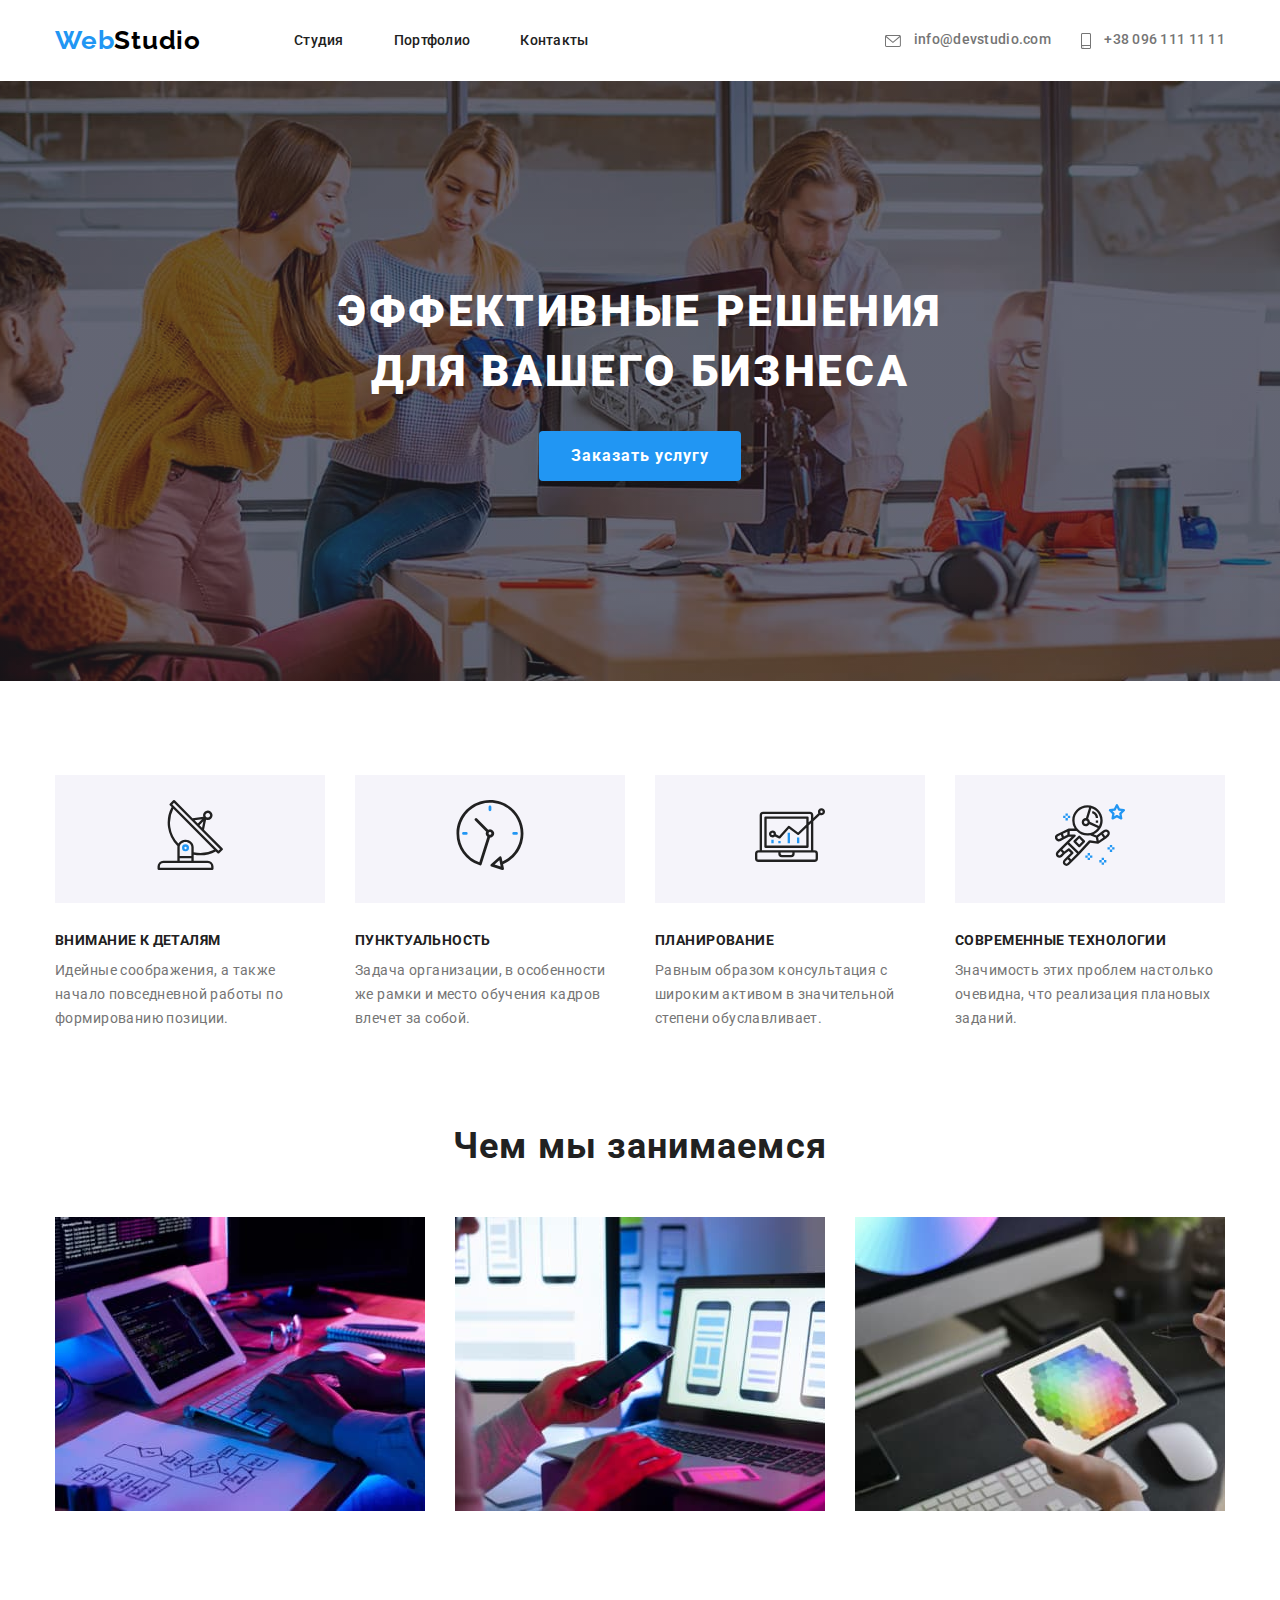
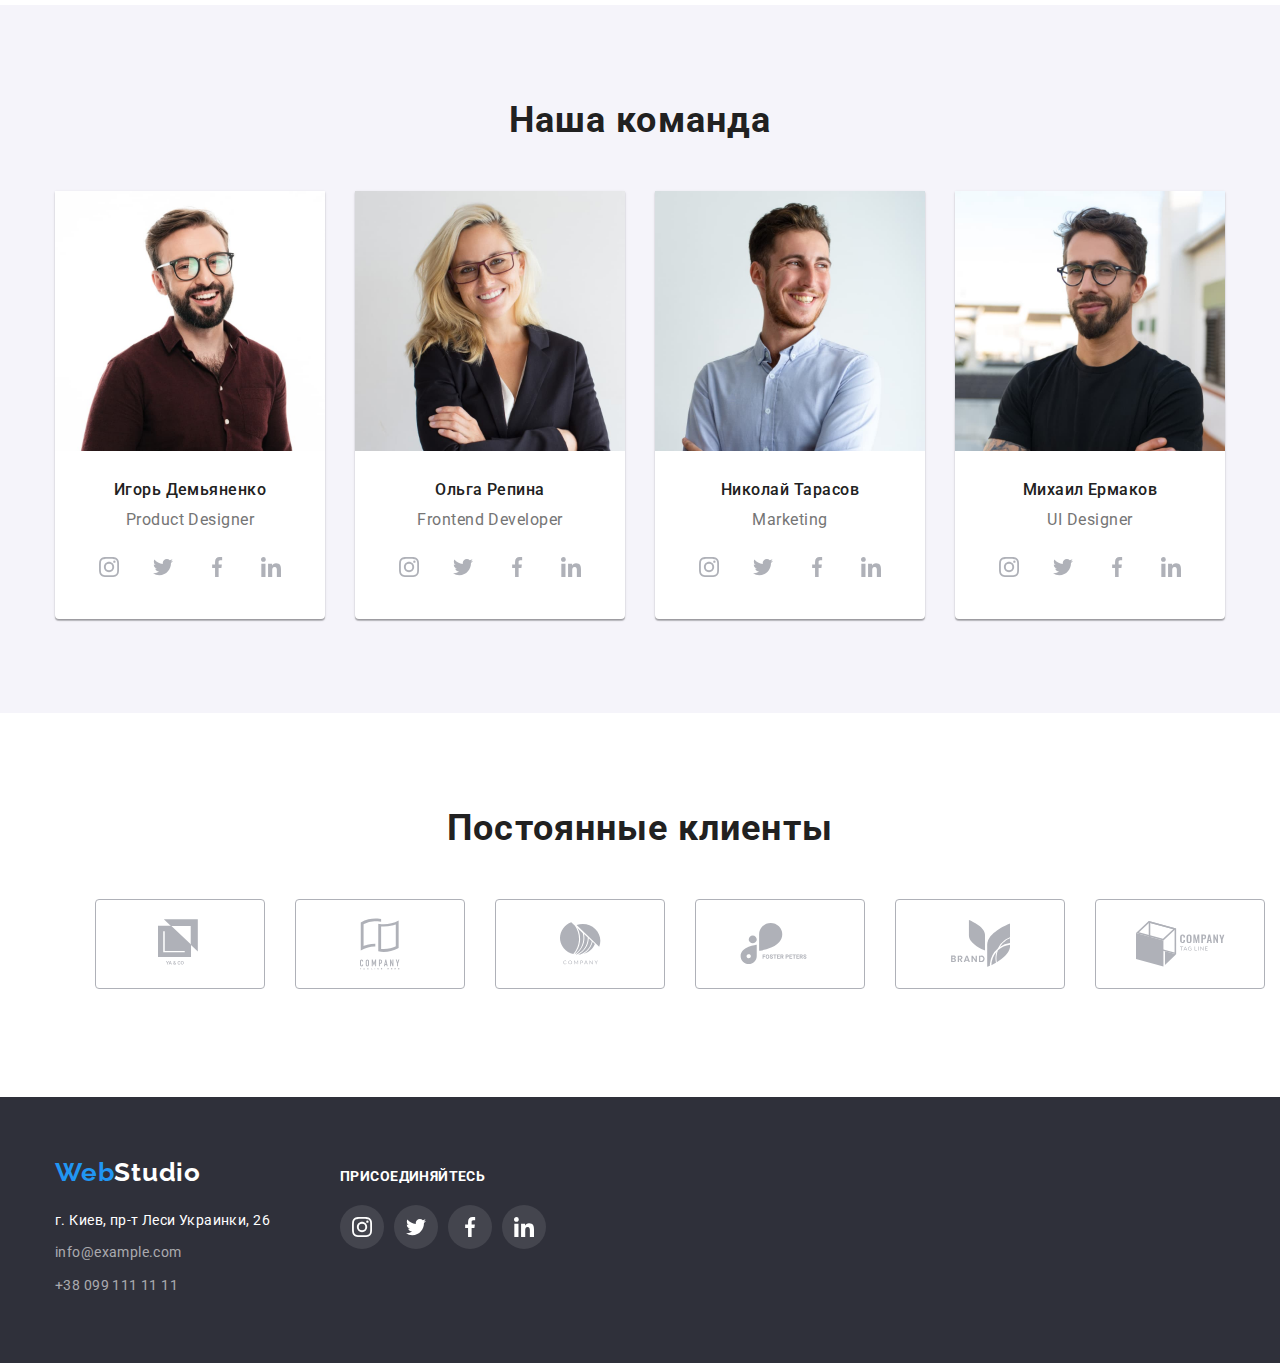
<file: index.html>
<!DOCTYPE html>
<html lang="ru">
<head>
    <meta charset="UTF-8">
    <meta name="viewport" content="width=device-width, initial-scale=1.0">
    <link href="https://fonts.googleapis.com/css2?family=Raleway:wght@700&family=Roboto:wght@400;500;700;900&display=fallback" rel="stylesheet">
    <link rel="stylesheet" href="./css/modern-normalize.css">
    <link rel="stylesheet" href="./css/styles.css">
    <title>Document</title>
</head>
<body>
    <header>
        <div class="container">
            <nav class="main-navigation">
                <a href="./index.html" class="logo"><span>Web</span>Studio</a>
    
                <ul class="navigation decoration">
                    <li class="item"><a href="./index.html" class="link accent">Студия</a></li>
                    <li class="item"><a href="./portfolio.html" class="link accent">Портфолио</a></li>
                    <li class="item"><a href="" class="link accent">Контакты</a></li>
                </ul>   
                <address class="contacts">
                    <a href="mailto:info@devstudio.com" class="link accent">
                       <svg class="icon-mail">
                           <use href="./images/sprite-icon.svg#icon-mail"></use>
                       </svg>
                        info@devstudio.com</a>
                    <a href="tel:+380961111111" class="link accent">
                        <svg class="icon-phone">
                            <use href="./images/sprite-icon.svg#icon-smartphone"></use>
                        </svg>
                        +38 096 111 11 11</a>
                </address>
            </nav>
        </div>
    </header>
    <main>
        <!-- Блог Герой -->
        <section class="hero">
            <h1 class="title">Эффективные решения для вашего бизнеса</h1>
            <a href="" class="button">Заказать услугу</a>
        </section>
        <!-- Наши преимущества -->
        <section class="advantages">
            <div class="container">
                <ul class="advantages-item decoration">
                    <li class="advantages-list">
                        <div class="icon-background">
                            <svg class="advantages-icon">
                                <use href="./images/sprite-icon.svg#icon-antenna"></use>
                            </svg>
                        </div>
                        <h3 class="title">Внимание к деталям</h3>
                        <p class="advantages-text">Идейные соображения, а также начало повседневной работы по формированию позиции.</p>
                    </li>
                    <li class="advantages-list">
                        <div class="icon-background">
                            <svg class="advantages-icon">
                                <use href="./images/sprite-icon.svg#icon-clock"></use>
                            </svg>
                        </div>
                        <h3 class="title">Пунктуальность</h3>
                        <p class="advantages-text">Задача организации, в особенности же рамки и место обучения кадров влечет за собой.</p>
                    </li>
                    <li class="advantages-list">
                        <div class="icon-background">
                            <svg class="advantages-icon">
                                <use href="./images/sprite-icon.svg#icon-diagram"></use>
                            </svg>
                        </div>
                        <h3 class="title">Планирование</h3>
                        <p class="advantages-text">Равным образом консультация с широким активом в значительной степени обуславливает.</p>
                    </li>
                    <li class="advantages-list">
                        <div class="icon-background">
                            <svg class="advantages-icon">
                                <use href="./images/sprite-icon.svg#icon-astronaut"></use>
                            </svg>
                        </div>
                        <h3 class="title">Современные технологии</h3>
                        <p class="advantages-text">Значимость этих проблем настолько очевидна, что реализация плановых заданий.</p>
                    </li>
                </ul>
            </div>
        </section>
        <!-- Чем мы занимаемся -->
        <section class="services">
            <div class="container">
                <h2 class="primary">Чем мы занимаемся</h2>
                <ul class="services-items decoration">
                    <li class="services-list">
                        <a href="" class="services-link"><img src="./images/box1.jpg" class="services-picture" alt="Программирование сайта" width="370"></a>
                    </li>
                    <li class="services-list">
                        <a href="" class="services-link"><img src="./images/box2.jpg" class="services-picture" alt="Разработка мобильных приложений" width="370"></a>
                    </li>
                    <li class="services-list">
                        <a href="" class="services-link"><img src="./images/box3.jpg" class="services-picture" alt="Работа дизайнера" width="370"></a>
                    </li>
                </ul>
            </div>
        </section>
        <!-- Наша команда -->
        <section class="command">
            <div class="container">
                <h2 class="primary">Наша команда</h2>
                <ul class="command-items decoration">
                    <li class="command-list">
                        <img src="./images/team_card_1.jpg" class="command-picture" alt="Фото Игоря Демьяненко" width="270">
                        <h3 class="title">Игорь Демьяненко</h3>
                        <p class="text">Product Designer</p>
                        <ul class="social-nav decoration">
                            <li class="social-item">
                                <a href="" class="social-link">
                                     <svg class="social-icon">
                                        <use href="./images/sprite-icon.svg#icon-instagram"></use>
                                    </svg>
                                </a>
                            </li>
                            <li class="social-item">
                                <a href="" class="social-link">
                                     <svg class="social-icon">
                                        <use href="./images/sprite-icon.svg#icon-twitter"></use>
                                    </svg>
                                </a>
                            </li>
                            <li class="social-item">
                                <a href="" class="social-link">
                                     <svg class="social-icon">
                                        <use href="./images/sprite-icon.svg#icon-facebook"></use>
                                    </svg>
                                </a>
                            </li>
                            <li class="social-item">
                                <a href="" class="social-link">
                                     <svg class="social-icon">
                                        <use href="./images/sprite-icon.svg#icon-linkedin"></use>
                                    </svg>
                                </a>
                            </li>
                        </ul>
                    </li>
                    <li class="command-list">
                        <img src="./images/team_card_2.jpg" class="command-picture" alt="Фото Ольги Репиной" width="270">
                        <h3 class="title">Ольга Репина</h3>
                        <p class="text">Frontend Developer</p>
                        <ul class="social-nav decoration">
                            <li class="social-item">
                                <a href="" class="social-link">
                                     <svg class="social-icon">
                                        <use href="./images/sprite-icon.svg#icon-instagram"></use>
                                    </svg>
                                </a>
                            </li>
                            <li class="social-item">
                                <a href="" class="social-link">
                                     <svg class="social-icon">
                                        <use href="./images/sprite-icon.svg#icon-twitter"></use>
                                    </svg>
                                </a>
                            </li>
                            <li class="social-item">
                                <a href="" class="social-link">
                                     <svg class="social-icon">
                                        <use href="./images/sprite-icon.svg#icon-facebook"></use>
                                    </svg>
                                </a>
                            </li>
                            <li class="social-item">
                                <a href="" class="social-link">
                                     <svg class="social-icon">
                                        <use href="./images/sprite-icon.svg#icon-linkedin"></use>
                                    </svg>
                                </a>
                            </li>
                        </ul>
                    </li>
                    <li class="command-list">
                        <img src="./images/team_card_3.jpg" class="command-picture" alt="Фото Николая Тарасова" width="270">
                        <h3 class="title">Николай Тарасов</h3>
                        <p class="text">Marketing</p>
                        <ul class="social-nav decoration">
                            <li class="social-item">
                                <a href="" class="social-link">
                                     <svg class="social-icon">
                                        <use href="./images/sprite-icon.svg#icon-instagram"></use>
                                    </svg>
                                </a>
                            </li>
                            <li class="social-item">
                                <a href="" class="social-link">
                                     <svg class="social-icon">
                                        <use href="./images/sprite-icon.svg#icon-twitter"></use>
                                    </svg>
                                </a>
                            </li>
                            <li class="social-item">
                                <a href="" class="social-link">
                                     <svg class="social-icon">
                                        <use href="./images/sprite-icon.svg#icon-facebook"></use>
                                    </svg>
                                </a>
                            </li>
                            <li class="social-item">
                                <a href="" class="social-link">
                                     <svg class="social-icon">
                                        <use href="./images/sprite-icon.svg#icon-linkedin"></use>
                                    </svg>
                                </a>
                            </li>
                        </ul>
                    </li>
                    <li class="command-list">
                        <img src="./images/team_card_4.jpg" class="command-picture" alt="Фото Михаила Ермакова" width="270">
                        <h3 class="title">Михаил Ермаков</h3>
                        <p class="text">UI Designer</p>
                        <ul class="social-nav decoration">
                            <li class="social-item">
                                <a href="" class="social-link">
                                     <svg class="social-icon">
                                        <use href="./images/sprite-icon.svg#icon-instagram"></use>
                                    </svg>
                                </a>
                            </li>
                            <li class="social-item">
                                <a href="" class="social-link">
                                     <svg class="social-icon">
                                        <use href="./images/sprite-icon.svg#icon-twitter"></use>
                                    </svg>
                                </a>
                            </li>
                            <li class="social-item">
                                <a href="" class="social-link">
                                     <svg class="social-icon">
                                        <use href="./images/sprite-icon.svg#icon-facebook"></use>
                                    </svg>
                                </a>
                            </li>
                            <li class="social-item">
                                <a href="" class="social-link">
                                     <svg class="social-icon">
                                        <use href="./images/sprite-icon.svg#icon-linkedin"></use>
                                    </svg>
                                </a>
                            </li>
                        </ul>
                    </li>
                </ul>
            </div>
        </section>
        <!-- Постоянные клиенты -->
        <section class="clients">
            <div class="container">
                <h2 class="primary">Постоянные клиенты</h2>
                <ul class="clients-list flexbox decoration">
                    <li class="clients-item">
                        <a href="" class="clients-link">
                            <svg class="clients-icon" width="44" height="49">
                                    <use href="./images/sprite-icon.svg#icon-logo1"></use>
                                </svg>
                        </a>
                    </li>
                    <li class="clients-item">
                        <a href="" class="clients-link">
                            <svg class="clients-icon" width="40" height="52">
                                    <use href="./images/sprite-icon.svg#icon-logo2" ></use>
                                </svg>
                        </a>
                    </li>
                    <li class="clients-item">
                        <a href="" class="clients-link">
                            <svg class="clients-icon" width="41" height="43">
                                    <use href="./images/sprite-icon.svg#icon-logo3"></use>
                                </svg>
                        </a>
                    </li>
                    <li class="clients-item">
                        <a href="" class="clients-link">
                            <svg class="clients-icon" width="80" height="42">
                                    <use href="./images/sprite-icon.svg#icon-logo4"></use>
                                </svg>
                        </a>
                    </li>
                    <li class="clients-item">
                        <a href="" class="clients-link">
                            <svg class="clients-icon" width="59" height="47">
                                    <use href="./images/sprite-icon.svg#icon-logo5"></use>
                                </svg>
                        </a>
                    </li>
                    <li class="clients-item">
                        <a href="" class="clients-link">
                            <svg class="clients-icon" width="89" height="46">
                                    <use href="./images/sprite-icon.svg#icon-logo6"></use>
                                </svg>
                        </a>
                    </li>
                </ul>
            </div>
        </section>
    </main>
    <footer class="footer">
        <div class="container flexbox">
            <div class="footer-contacts">
                <a href="/" class="logo inversion"><span>Web</span>Studio</a>
                <address class="direction">
                    г. Киев, пр-т Леси Украинки, 26 <br>
                    <a href="mailto:info@example.com" class="link item">info@example.com</a>
                    <a href="tel:+380991111111" class="link item">+38 099 111 11 11</a>
                </address>
            </div>
            <div class="footer-join">
                <h3 class="footer-title">присоединяйтесь</h3>
                <ul class="social-nav decoration">
                    <li class="social-item">
                        <a href="" class="social-link footer-social-link">
                             <svg class="social-icon footer-icon">
                                <use href="./images/sprite-icon.svg#icon-instagram"></use>
                            </svg>
                        </a>
                    </li>
                    <li class="social-item">
                        <a href="" class="social-link footer-social-link">
                             <svg class="social-icon footer-icon">
                                <use href="./images/sprite-icon.svg#icon-twitter"></use>
                            </svg>
                        </a>
                    </li>
                    <li class="social-item">
                        <a href="" class="social-link footer-social-link">
                             <svg class="social-icon footer-icon">
                                <use href="./images/sprite-icon.svg#icon-facebook"></use>
                            </svg>
                        </a>
                    </li>
                    <li class="social-item">
                        <a href="" class="social-link footer-social-link">
                             <svg class="social-icon footer-icon">
                                <use href="./images/sprite-icon.svg#icon-linkedin"></use>
                            </svg>
                        </a>
                    </li>
                </ul>
            </div>
        </div>
    </footer>
</body>
</html>
</file>
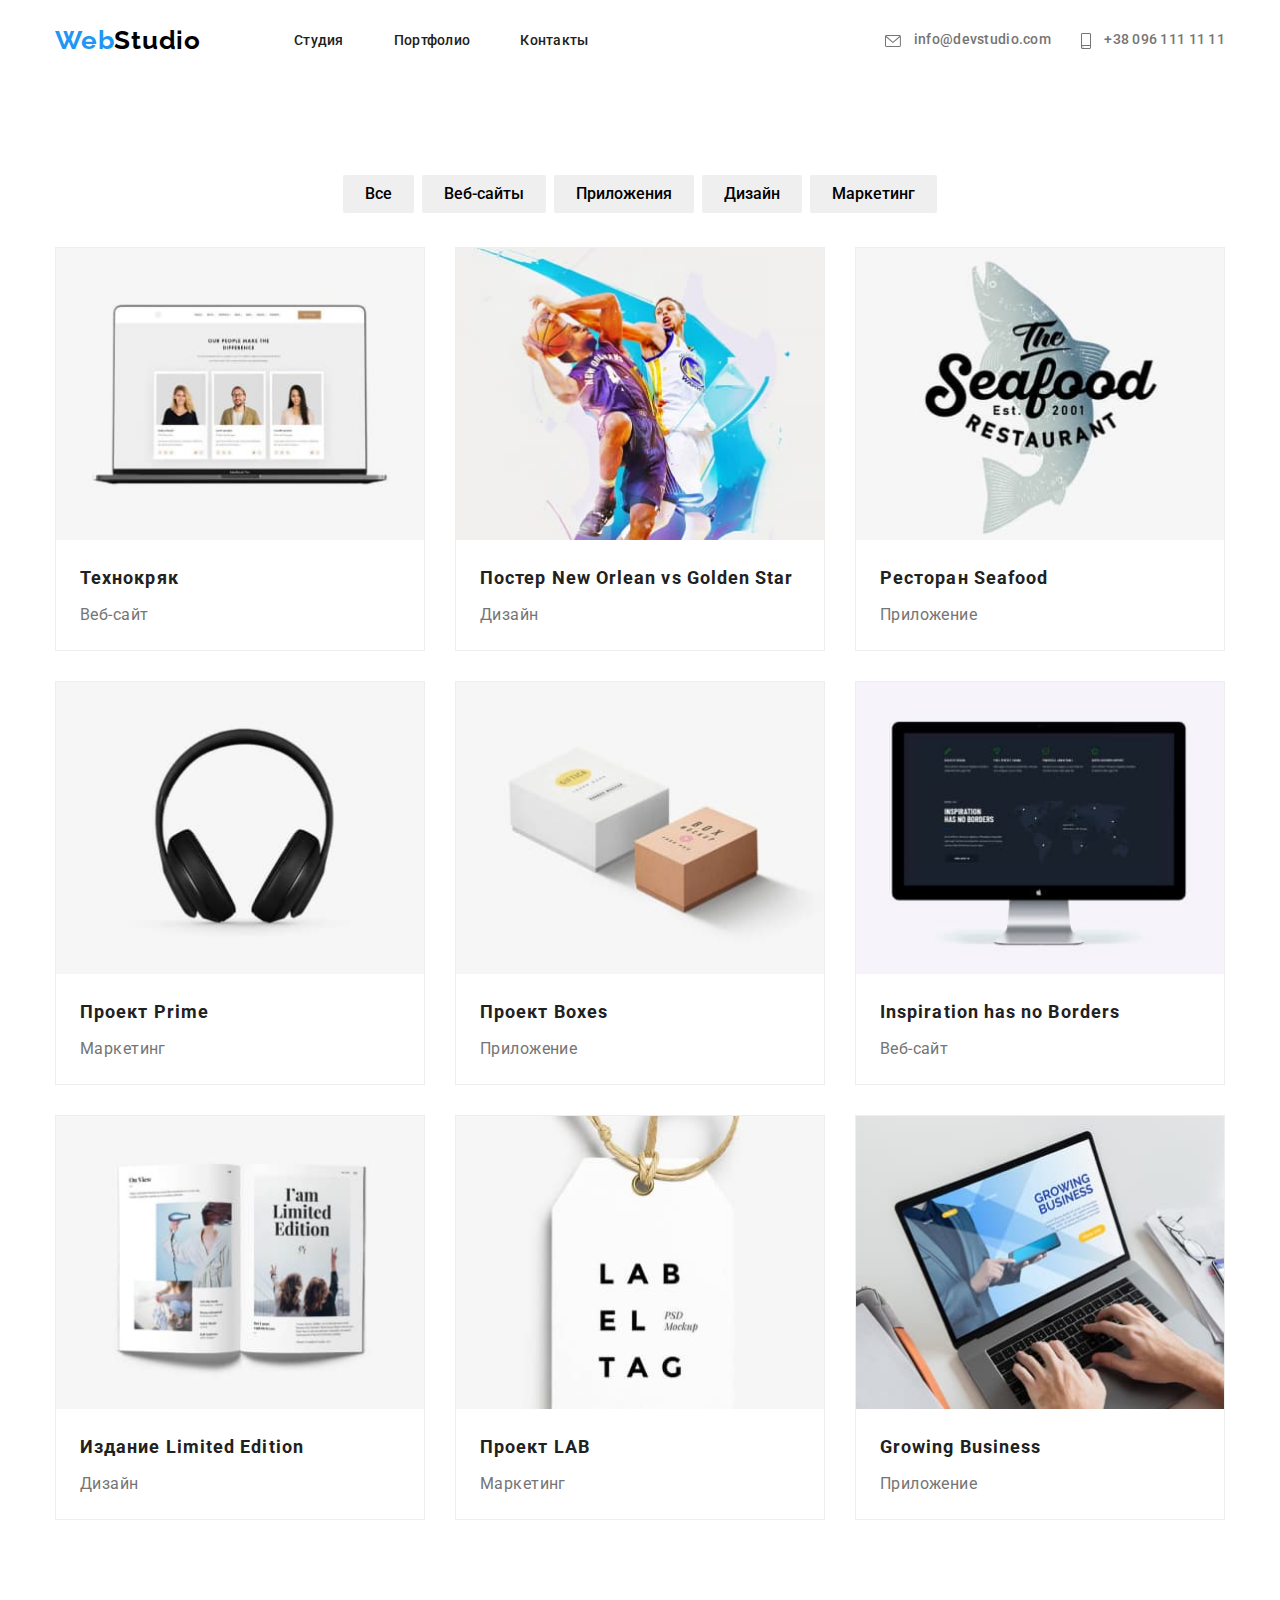
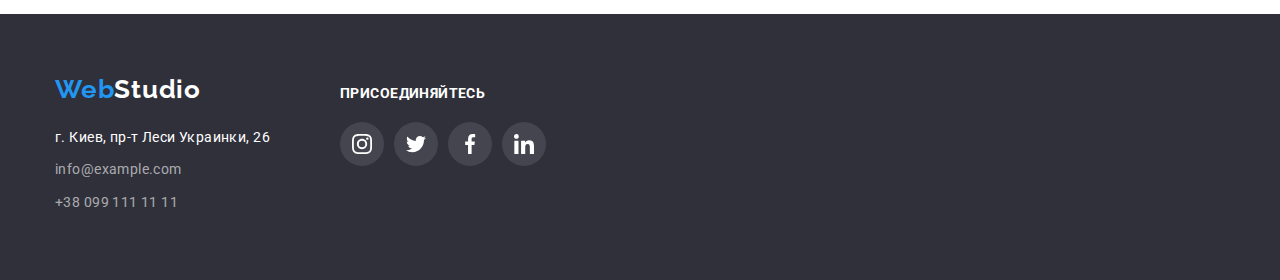
<file: portfolio.html>
<!DOCTYPE html>
<html lang="ru">
<head>
    <meta charset="UTF-8">
    <meta name="viewport" content="width=device-width, initial-scale=1.0">
    <link href="https://fonts.googleapis.com/css2?family=Raleway:wght@700&family=Roboto:wght@400;500;700;900&display=fallback" rel="stylesheet">
    <link rel="stylesheet" href="./css/modern-normalize.css">
    <link rel="stylesheet" href="./css/styles.css">
    <title>Document</title>
</head>
<body>
    <header>
        <div class="container">
            <nav class="main-navigation">
                <a href="./index.html" class="logo"><span>Web</span>Studio</a>
    
                <ul class="navigation decoration">
                    <li class="item"><a href="./index.html" class="link accent">Студия</a></li>
                    <li class="item"><a href="./portfolio.html" class="link accent">Портфолио</a></li>
                    <li class="item"><a href="" class="link accent">Контакты</a></li>
                </ul>   
                <address class="contacts">
                    <a href="mailto:info@devstudio.com" class="link accent">
                       <svg class="icon-mail">
                           <use href="./images/sprite-icon.svg#icon-mail"></use>
                       </svg>
                        info@devstudio.com</a>
                    <a href="tel:+380961111111" class="link accent">
                        <svg class="icon-phone">
                            <use href="./images/sprite-icon.svg#icon-smartphone"></use>
                        </svg>
                        +38 096 111 11 11</a>
                </address>
            </nav>
        </div>
    </header>
    <main>
        <section class="portfolio">
            <!-- Заголовок потом будет скрыт в css -->
            <div class="container">
                <h1 class="portfolio-title">Наши работы</h1>
                <ul class="filter decoration">
                    <li class="item"><button type="button">Все</button></li>
                    <li class="item"><button type="button">Веб-сайты</button></li>
                    <li class="item"><button type="button">Приложения</button></li>
                    <li class="item"><button type="button">Дизайн</button></li>
                    <li class="item"><button type="button">Маркетинг</button></li>
                </ul>
                <ul class="works decoration">
                    <li class="works-item">
                        <a href="">
                            <img src="./images/project1.jpg" alt="Веб-сайт технокряк" width="370">
                            <div class="work-desc">
                                <h3 class="title">Технокряк</h3>
                                <p class="text">Веб-сайт</p>
                            </div>    
                        </a>
                    </li>
                    <li class="works-item">
                        <a href="">
                            <img src="./images/project2.jpg" alt="Дизайн постер New Orlean vs Golden Star" width="370">
                            <div class="work-desc">
                                <h3 class="title">Постер New Orlean vs Golden Star</h3>
                                <p class="text">Дизайн</p>
                            </div>
                        </a>
                    </li>
                    <li class="works-item">
                        <a href="">
                            <img src="./images/project3.jpg" alt="Приложение Рресторана Seafood" width="370">
                            <div class="work-desc">
                                <h3 class="title">Ресторан Seafood</h3>
                                <p class="text">Приложение</p>
                            </div>
                        </a>
                    </li>
                    <li class="works-item">
                        <a href="">
                            <img src="./images/project4.jpg" alt="Проект Prime" width="370">
                            <div class="work-desc">
                                <h3 class="title">Проект Prime</h3>
                                <p class="text">Маркетинг</p>
                            </div>
                        </a>
                    </li>
                    <li class="works-item">
                        <a href="">
                            <img src="./images/project5.jpg" alt="Приложение проекта Boxes" width="370">
                            <div class="work-desc">
                                <h3 class="title">Проект Boxes</h3>
                                <p class="text">Приложение</p>
                            </div>
                        </a>
                    </li>
                    <li class="works-item">
                        <a href="">
                            <img src="./images/project6.jpg" alt="Веб-сайт Inspiration has no Borders" width="370">
                            <div class="work-desc">
                                <h3 class="title">Inspiration has no Borders</h3>
                                <p class="text">Веб-сайт</p>
                            </div>
                        </a>
                    </li>
                    <li class="works-item">
                        <a href="">
                            <img src="./images/project7.jpg" alt="Дизайн издания Limited Edition" width="370">
                            <div class="work-desc">
                                <h3 class="title">Издание Limited Edition</h3>
                                <p class="text">Дизайн</p>
                            </div>
                        </a>
                    </li>
                    <li class="works-item">
                        <a href="">
                            <img src="./images/project8.jpg" alt="Проект LAB" width="370">
                            <div class="work-desc">
                                <h3 class="title">Проект LAB</h3>
                                <p class="text">Маркетинг</p>
                            </div>
                        </a>
                    </li>
                    <li class="works-item">
                        <a href="">
                            <img src="./images/project9.jpg" alt="Приложение Growing Business" width="370">
                            <div class="work-desc">
                                <h3 class="title">Growing Business</h3>
                                <p class="text">Приложение</p>
                            </div>
                        </a>
                    </li>
                </ul>
            </div>
        </section>
    </main>
    <footer class="footer">
        <div class="container flexbox">
            <div class="footer-contacts">
                <a href="/" class="logo inversion"><span>Web</span>Studio</a>
                <address class="direction">
                    г. Киев, пр-т Леси Украинки, 26 <br>
                    <a href="mailto:info@example.com" class="link item">info@example.com</a>
                    <a href="tel:+380991111111" class="link item">+38 099 111 11 11</a>
                </address>
            </div>
            <div class="footer-join">
                <h3 class="footer-title">присоединяйтесь</h3>
                <ul class="social-nav decoration">
                    <li class="social-item">
                        <a href="" class="social-link footer-social-link">
                             <svg class="social-icon footer-icon">
                                <use href="./images/sprite-icon.svg#icon-instagram"></use>
                            </svg>
                        </a>
                    </li>
                    <li class="social-item">
                        <a href="" class="social-link footer-social-link">
                             <svg class="social-icon footer-icon">
                                <use href="./images/sprite-icon.svg#icon-twitter"></use>
                            </svg>
                        </a>
                    </li>
                    <li class="social-item">
                        <a href="" class="social-link footer-social-link">
                             <svg class="social-icon footer-icon">
                                <use href="./images/sprite-icon.svg#icon-facebook"></use>
                            </svg>
                        </a>
                    </li>
                    <li class="social-item">
                        <a href="" class="social-link footer-social-link">
                             <svg class="social-icon footer-icon">
                                <use href="./images/sprite-icon.svg#icon-linkedin"></use>
                            </svg>
                        </a>
                    </li>
                </ul>
            </div>
        </div>
    </footer>
</body>
</html>
</file>
<file: css/styles.css>
/* Цвет основного текста  #757575
Вторичный цвет текста #212121
Белый #FFFFFF
Акцент #2196F3
Вторичный цвет фона #F5F4FA
Цвет логотипа #000000 
Футер rgba(255, 255, 255, 0.6) */

:root {
    --primary-text-color: #757575;
    --title-text-color: #212121;
    --accent-color: #2196F3;
    --primary-white-color: #ffffff;
    --secondary-background-color: #F5F4FA;
    --footer-text-color: rgba(255, 255, 255, 0.6);
    --logo-color: #000000 ;
    --footer-background-color: #2F303A;
}

body {
    font-family: 'Roboto', sans-serif;
    font-weight: 400;
    font-size: 14px;
    line-height: 1.7;
    letter-spacing: 0.03em;
    color: var(--primary-text-color);
}

img {
    display: block;
    width: 100%;
    height: auto;
}

.decoration {
    list-style: none;
}

a {
    text-decoration: none;
}

.container {
    width: 1200px;
    padding-left: 15px;
    padding-right: 15px;
    margin-left: auto;
    margin-right: auto;
}


/* Логотип */
.logo {
    margin-right: 93px;
    padding-top: 25px;
    padding-bottom: 25px;
    font-family: Raleway, sans-serif;
    font-weight: 700;
    font-size: 26px;
    line-height: 1.19;
    letter-spacing: 0.03em;
    color: var(--logo-color);
}
.logo span { color: var(--accent-color);}
/* Навигация */

.navigation .item + .item {
    margin-left: 50px;
}

.main-navigation {
    display: flex;
    align-items: center;
}

.navigation {
    display: flex;
    padding-left: 0;
}

.navigation .link {
    font-weight: 500;
    font-size: 14px;
    line-height: 1.14;
    letter-spacing: 0.02em;
    color: var(--title-text-color);
}

.contacts {
    display: flex;
    margin-left: auto;
}

.contacts .link + .link {
    margin-left: 30px;
}

.contacts .link {
    font-weight: 500;
    font-size: 14px;
    line-height: 1.14;
    letter-spacing: 0.02em;
    font-style: normal;
    color: var(--primary-text-color);
}

.accent:hover ,
.accent:focus {
    color: var(--accent-color);
}

.contacts .icon-mail {
    width: 16px;
    height: 12px;
    vertical-align: middle;
    margin-right: 10px;
    fill: var(--primary-text-color);
}

.contacts .link:hover .icon-mail,
.contacts .link:focus .icon-mail,
.contacts .link:hover .icon-phone,
.contacts .link:focus .icon-phone {
    fill: var(--accent-color);
}

.icon-phone {
    width: 10px;
    height: 16px;
    vertical-align: middle;
    margin-right: 10px;
    fill: var(--primary-text-color);
}



/* Блог Герой */

.hero {
    padding-top: 200px;
    padding-bottom: 200px;
    text-align: center;

    background-image: linear-gradient(
      rgba(47, 48, 58, 0.4),
      rgba(47, 48, 58, 0.4)
    ),
    url("../images/banner.jpg");
    background-repeat: no-repeat;
    background-position: center;
    background-size: cover;
}

.hero .title {
    width: 696px;
    margin-top: 0;
    margin-bottom: 30px;
    margin-left: auto;
    margin-right: auto;
    font-weight: 900;
    font-size: 44px;
    line-height: 1.37;
    text-align: center;
    letter-spacing: 0.06em;
    text-transform: uppercase;
    color: var(--primary-white-color);
}
.button {
    display: inline-block;
    padding-top: 10px;
    padding-bottom: 10px;
    padding-left: 32px;
    padding-right: 32px;
    border-radius: 4px;
    font-weight: 700;
    font-size: 16px;
    line-height: 1.87;
    letter-spacing: 0.06em;

    color: var(--primary-white-color);
    background-color: var(--accent-color);
}
/* Наши преимущества */
.advantages {
    padding-top: 94px;
}

.advantages .title {
    margin-top: 0;
    margin-bottom: 10px;
    font-weight: 700d;
    font-size: 14px;
    line-height: 1.14;
    letter-spacing: 0.03em;
    text-transform: uppercase;
    color: var(--title-text-color);
}

.advantages-item {
    display: flex;
    padding-left: 0;
    margin-top: 0;
    margin-bottom: 0;
}

.advantages-list {
    flex-basis: calc((100% - 3 * 30px) / 4);
}

.icon-background {
    background-color: var(--secondary-background-color);
    padding-top: 25px;
    padding-bottom: 25px;
    margin-bottom: 30px;
    text-align: center;
}

.advantages-icon {
    width: 70px;
    height: 70px;
}

.advantages-list:not(:last-child) {
    margin-right: 30px;
}

.advantages-text {
    margin-top: 0;
    margin-bottom: 0;
}

/* Чем мы занимаемся */

.services {
    padding-top: 94px;
    padding-bottom: 94px;
}

.services .primary,
.command .primary,
.clients .primary {
    margin-top: 0;
    margin-bottom: 50px;
    font-weight: 700;
    font-size: 36px;
    line-height: 1.17;
    text-align: center;
    letter-spacing: 0.03em;
    color: var(--title-text-color);
}

.services-items {
    display: flex;
    padding-left: 0;
    margin-top: 0;
    margin-bottom: 0;
}

.services-list:not(:last-child) {
    margin-right: 30px;
}

.services-list {
    display: block;
}

/* Наша команда */

.command {
    padding-top: 94px;
    padding-bottom: 94px;
    background-color: var(--secondary-background-color);
}

.command .title {
    margin-top: 0;
    margin-bottom: 10px;
    font-weight: 500;
    font-size: 16px;
    line-height: 1.18;
    letter-spacing: 0.03em;
    color: var(--title-text-color);
}

.command-items {
    display: flex;
    padding-left: 0;
    margin-top: 0;
    margin-bottom: 0;
}

.command-list {
    text-align: center;
    padding-bottom: 30px;
    background-color: var(--primary-white-color);
    box-shadow: 0px 1px 3px rgba(0, 0, 0, 0.12), 
    0px 1px 1px rgba(0, 0, 0, 0.14), 0px 2px 1px rgba(0, 0, 0, 0.2);
    border-radius: 0px 0px 4px 4px;
}

.command-list:not(:last-child) {
    margin-right: 30px;
}

.command-picture {
    margin-bottom: 30px;
}

.command .text {
    margin-top: 0;
    margin-bottom: 16px;
    font-size: 16px;
    line-height: 1.19;
    letter-spacing: 0.03em;
}

.social-nav {
    display: flex;
    justify-content: center;
    padding-left: 0;
}

.social-link {
    display: block;
    width: 44px;
    height: 44px;
    border-radius: 50%;
    display: flex;
    justify-content: center;
    align-items: center;
}

.social-item:not(:last-child) {
    margin-right: 10px;
}

.social-icon {
    width: 20px;
    height: 20px;
    fill: #AFB1B8;
}

.social-link:hover,
.social-link:focus {
    background-color: var(--accent-color);
}

.social-link:hover .social-icon,
.social-link:focus .social-icon {
    fill: var(--primary-white-color);
}

/* Постоянные клиенты */

.clients {
    padding-top: 94px;
    padding-bottom: 94px;
}

.clients-item:not(:last-child) {
    margin-right: 30px;
}

.clients-link {
    color: #afb1b8;
    display: flex;
    justify-content: center;
    align-items: center;
    width: 170px;
    height: 90px;
    border: 1px solid #afb1b8;
    border-radius: 4px;

}

.clients-icon {
    fill: currentColor;
}

.clients-link:hover,
.clients-link:focus {
    border: 1px solid var(--accent-color);
}

.clients-link:hover .clients-icon {
    fill: var(--accent-color);
}

/* Footer */

.footer {
    /* padding-top: 60px;
    padding-bottom: 60px; */
    background-color: var(--footer-background-color);
}

.flexbox {
    display: flex;
}

.footer-contacts {
    margin-right: 70px;
    padding-top: 60px;
    padding-bottom: 60px;
}

.direction {
    margin-top: 20px;
    font-style: normal;
    color: var(--primary-white-color);
}

.logo.inversion {
    color: var(--primary-white-color);
}

.footer .logo {
    padding-top: 0;
    padding-bottom: 0;
    margin-right: 0;
}

.direction .link {
    margin-top: 9px;
    display: block;
    color: var(--footer-text-color);
}

.footer-title {
    margin-top: 0;
    margin-bottom: 20px;
    text-transform: uppercase;
    color: var(--primary-white-color);
    font-size: 14px;
    line-height: 1.14;
    letter-spacing: 0.03em;
}

.footer-social-link {
    background-color: rgba(255, 255, 255, 0.1);
}

.social-icon.footer-icon {
    fill: var(--primary-white-color);
}

.footer-join {
    padding-top: 72px;
    padding-bottom: 100px;
}

/* .direction .link + .link {
    padding-top: 9px;
} */

/* Портфолио */

.portfolio {
    padding-top: 94px;
    padding-bottom: 94px;
}

.portfolio-title {
    display: none;
}

.filter {
    display: flex;
    justify-content: center;
    padding-left: 0;
    margin-top: 0;
    margin-bottom: 34px;
}

.filter .item + .item {
    margin-left: 8px;
}

.filter .item {
    color: var(--title-text-color);
    background-color: var(--secondary-background-color);
}

.portfolio button {
    display: block;
    padding: 6px 22px;
    border-radius: 4px;
    font-size: 16px;
    font-weight: 500;
    line-height: 1.6;
    border: 0;
}

.filter button:hover,
.filter button:focus {
    color: var(--primary-white-color);
    background-color: var(--accent-color);
    box-shadow: 0px 3px 1px rgba(0, 0, 0, 0.1), 
    0px 1px 2px rgba(0, 0, 0, 0.08), 0px 2px 2px rgba(0, 0, 0, 0.12);
}

.works .title {
    font-size: 18px;
    line-height: 2;
    letter-spacing: 0.06em;
    color: var(--title-text-color);
    margin-top: 0;
    margin-bottom: 4px;
}

.works .text {
    font-size: 16px;
    line-height: 30px;             
    letter-spacing: 1.9;
    color: var(--primary-text-color);
    margin-top: 0;
    margin-bottom: 0;
}

.portfolio .works {
    display: flex;
    flex-wrap: wrap;
    padding-left: 0;
    margin: -15px;
}

.works-item {
    margin: 15px;
    border: 1px solid #EEEEEE;
    width: calc((100% - 30px * 3) / 3);
}

.works-item:hover {
    box-shadow: 0px 1px 1px rgba(0, 0, 0, 0.12),
     0px 4px 4px rgba(0, 0, 0, 0.06), 1px 4px 6px rgba(0, 0, 0, 0.16);
}

.work-desc {
    padding: 20px 24px;
}
</file>
